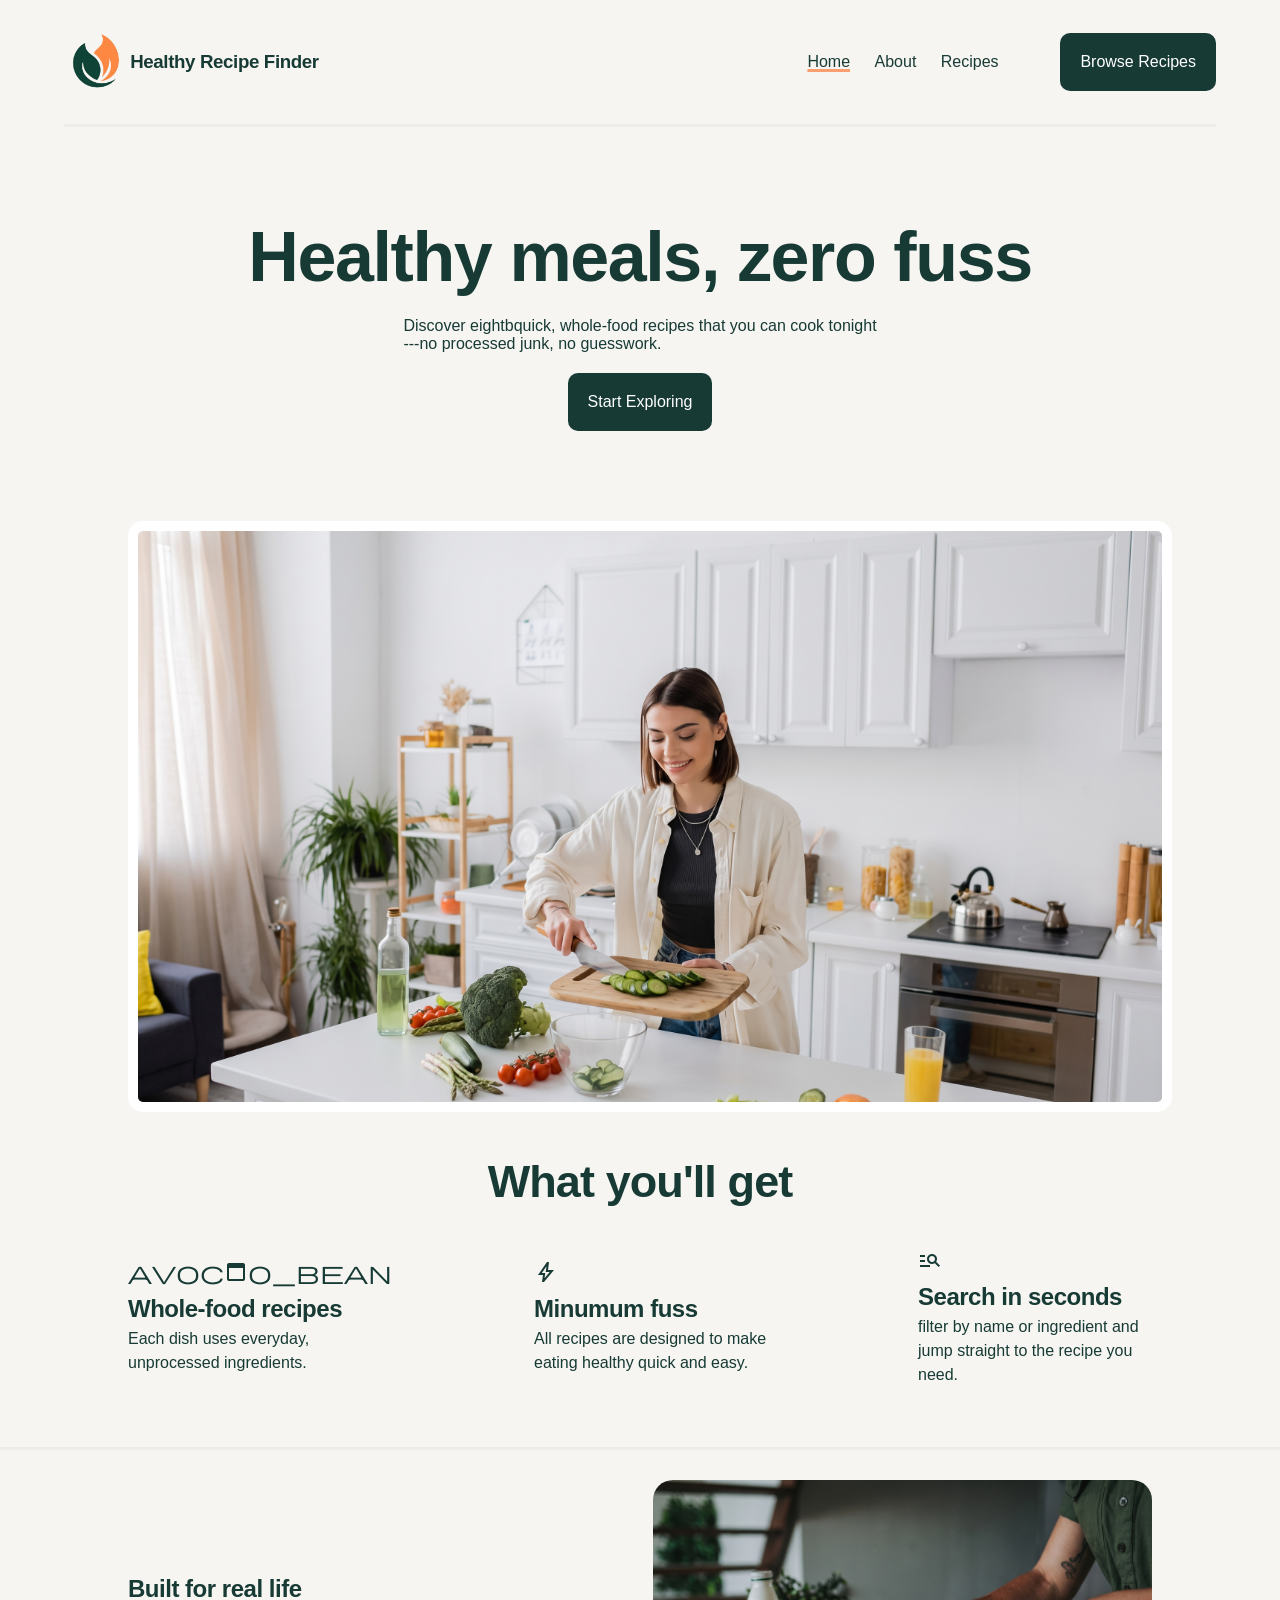
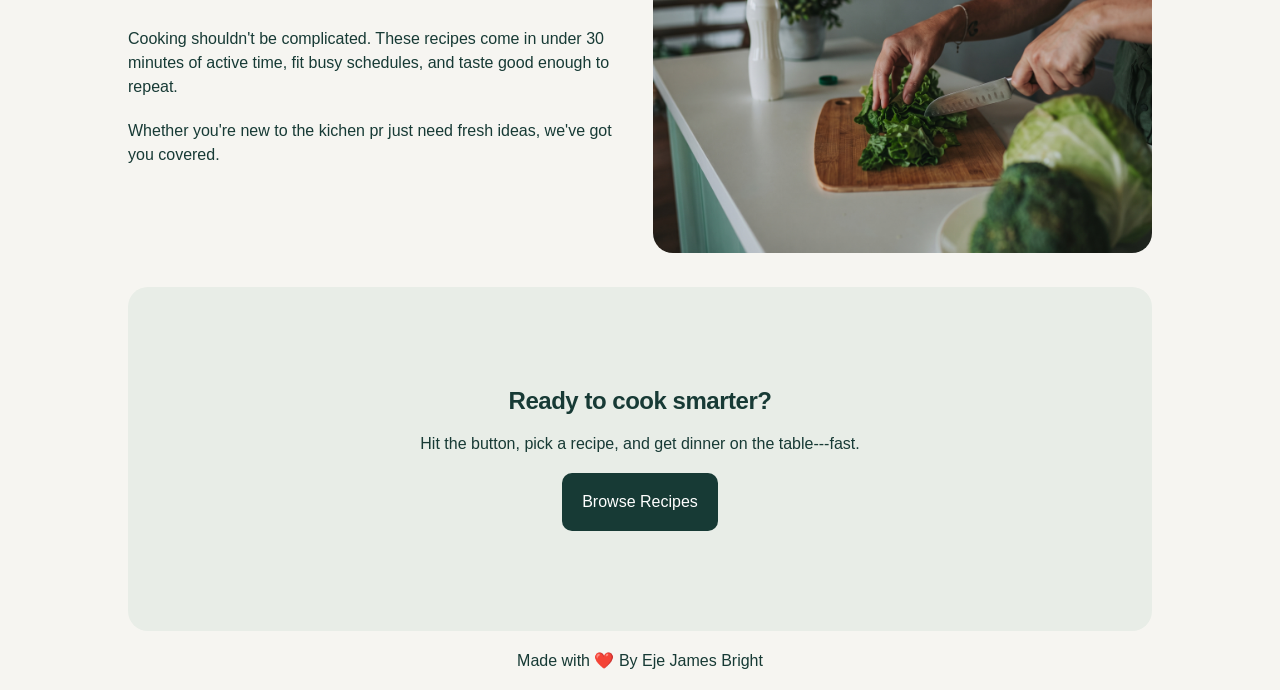
<file: index.html>
<!DOCTYPE html>
<html lang="en">
<head>
    <meta charset="UTF-8">
    <meta name="viewport" content="width=device-width, initial-scale=1.0">
    <title>Healthy Recipe Finder</title>
    <link rel="stylesheet" href="style.css">
    <link rel="stylesheet" href="https://fonts.googleapis.com/css2?family=Material+Symbols+Outlined" />

    <link rel="preconnect" href="https://fonts.googleapis.com">
    <link rel="preconnect" href="https://fonts.gstatic.com" crossorigin>
    <link href="https://fonts.googleapis.com/css2?family=Outfit:wght@400;500;600;700;800&display=swap" rel="stylesheet">
</head>
<body>
<div class="container">
    <header>
        <div class="header-logo"><a class="home" href="index.html"><img src="./images/logo_for_healthy_recipe-removebg-preview.png" alt="Healthy Recipe Finder logo">
            <h3>Healthy Recipe Finder</h3>
        </a> 
        </div>
        <nav>
            <ul>
                <li><a class="home" href="index.html">Home</a></li>
                <li><a href="#about-us">About</a></li>
                <li><a href="recipe.html">Recipes</a></li>
            </ul>
        </nav>
        <div class="header-btn">
            <button class="btn"> <a href="recipe.html">Browse Recipes</a> </button>
        </div>

        <div class="hamburger-menu">
            <span class="material-symbols-outlined">menu</span>
        </div>

    </header>

    <main>
        <div class="main-text">
            <h1>Healthy meals, zero fuss</h1>
            <p>Discover eightbquick, whole-food recipes that you can cook tonight <br>---no processed junk, no guesswork.</p>

            <button class="btn">  <a href="recipe.html">Start Exploring</a></button>
        </div>
        <div class="main-img">
            <img src="./images/main-hero.jpeg" alt="lady cooking">
        </div>
        <div class="main-get">
            <div class="get-text">
                <h1>What you'll get</h1>
            </div>
            <div class="get-info">
                <div class="get-infos">
                    <span class="material-symbols-outlined"> avocado_bean</span>

                    <h2>Whole-food recipes</h2>

                    <p>Each dish uses everyday, unprocessed ingredients.</p>
                </div>
                <div class="get-infos">

                    <span class="material-symbols-outlined"> bolt </span> 

                    <h2>Minumum fuss</h2>

                    <p>All recipes are designed to make eating healthy quick and easy.</p>
                </div>
                <div class="get-infos">

                    <span class="material-symbols-outlined"> manage_search </span>

                    <h2>Search in seconds</h2>

                    <p>filter by name or ingredient and jump straight to the recipe you need.</p>
                </div>
            </div>
        </div>
    </main>

    <section id="about-us" class="built">

        <div class="built-info">
            <div class="built-text">
                <h1>Built for real life</h1>

                <p>Cooking shouldn't be complicated. These recipes come in under 30 minutes of active time, fit busy schedules, and  taste good enough to repeat. </p>

                <p>Whether you're new to the kichen pr just need fresh ideas, we've got you covered.</p>

            </div>
            <div class="built-img">
                <img src="./images/main hero2.jpeg" alt="cutting">
            </div>
        </div>

    </section>

    <section class="ready">
        <div class="ready-text">
            <h1>Ready to cook smarter?</h1>

            <p>Hit the button, pick a recipe, and get dinner on the table---fast.</p>

            <button class="btn">
                  <a href="recipe.html">Browse Recipes</a>
            </button>
        </div>

    </section>

    <footer>
        <div class="footer-container">
              <div class="footer-text"><p>Made with ❤️ By Eje James Bright</p></div>
        </div>
    </footer>
      
</div>
    
</body>
</html>
</file>
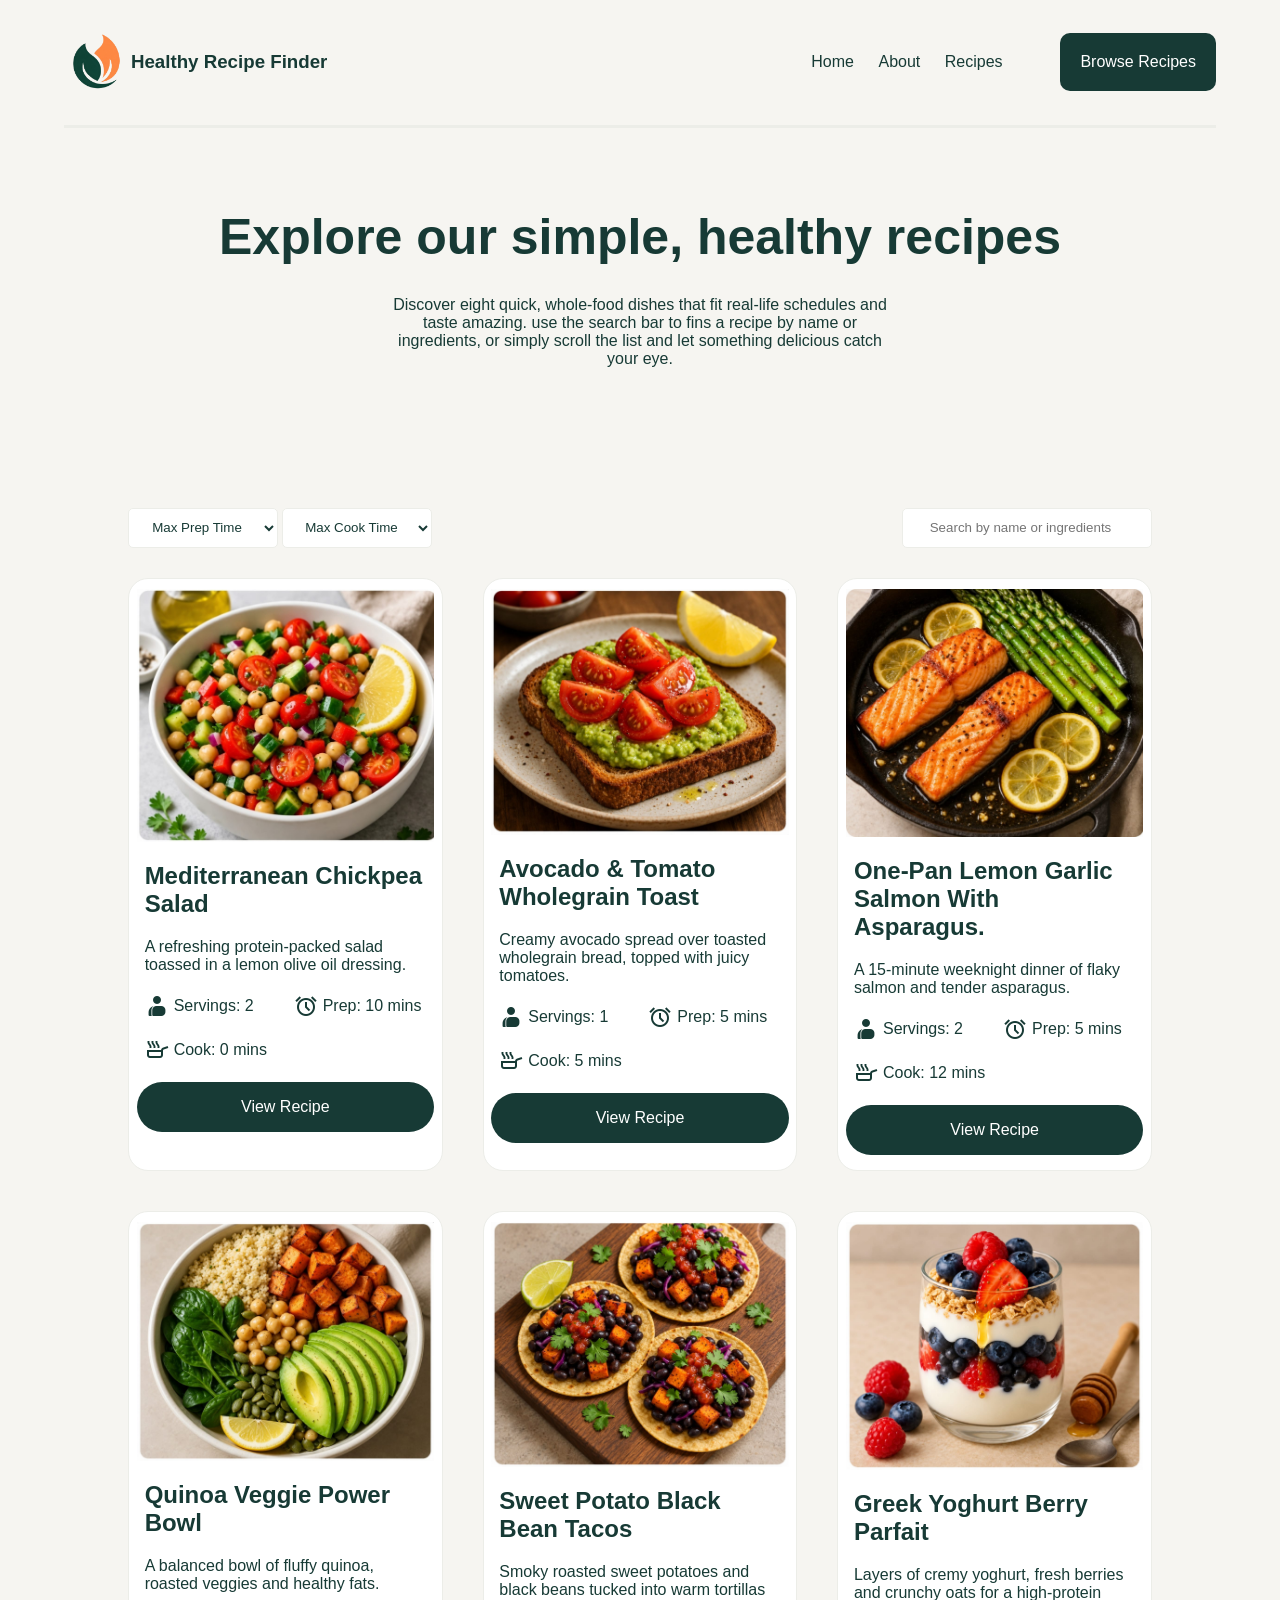
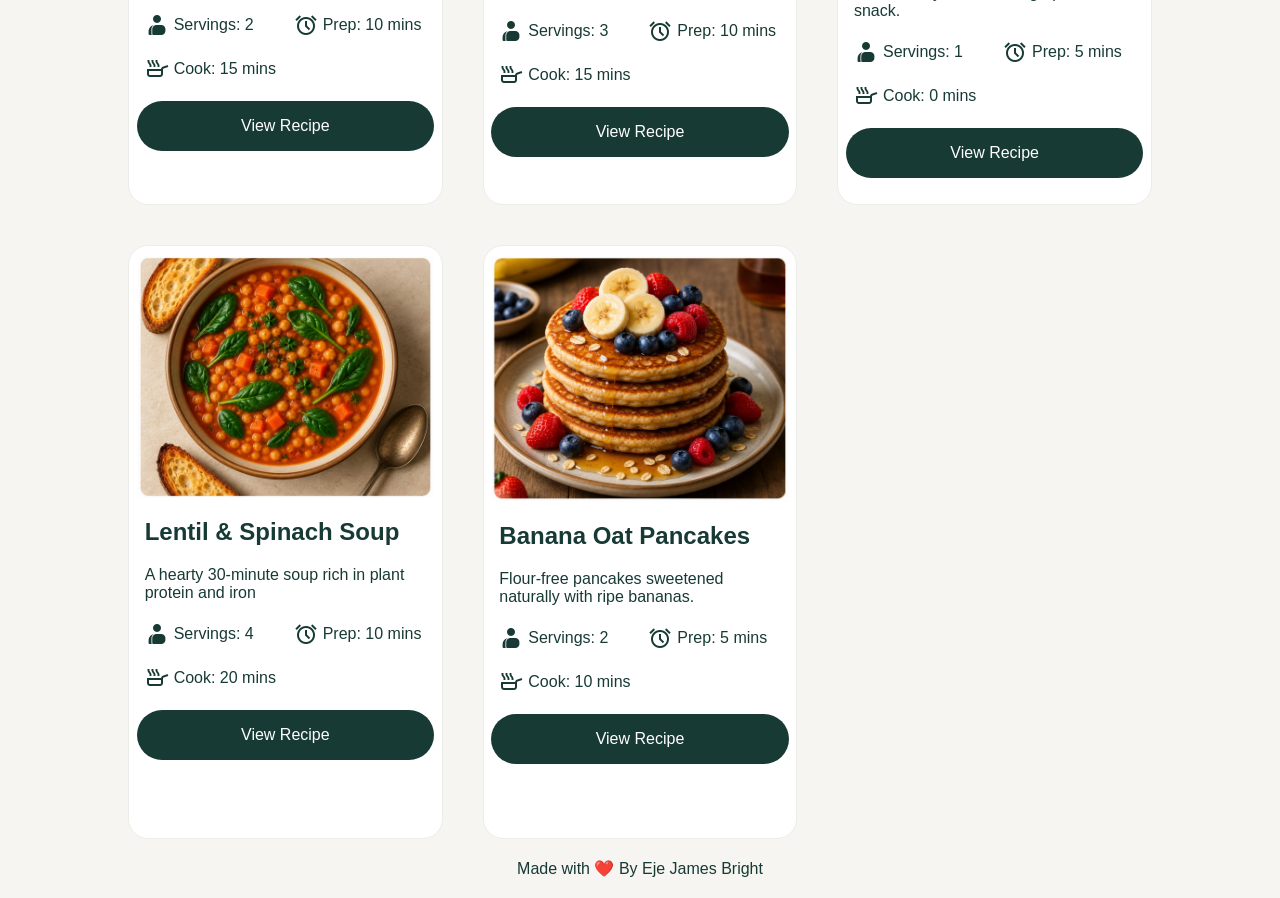
<file: recipe.html>
<!DOCTYPE html>
<html lang="en">
<head>
    <meta charset="UTF-8">
    <meta name="viewport" content="width=device-width, initial-scale=1.0">
    <title>Recipes</title>
   <link rel="stylesheet" href="https://fonts.googleapis.com/css2?family=Material+Symbols+Outlined" />

   <link rel="stylesheet" href="recipe.css">
</head>
<body>
    <div class="container">
        <header>
             <div class="header-logo">
                 <a class="home" href="index.html"><img src="./images/logo_for_healthy_recipe-removebg-preview.png" alt="Healthy Recipe Finder logo">
            <h3>Healthy Recipe Finder</h3>
        </a> 
             </div>
             <nav>
                    <ul>
                         <li><a class="home" href="index.html">Home</a></li>
                         <li><a href="index.html#about-us">About</a></li>
                         <li><a href="recipe.html">Recipes</a></li>
                    </ul>
             </nav>
             <div class="header-btn">
                    <button class="btn">
                        <a href="recipe.html">Browse Recipes</a>
                    </button>
             </div>

             <div class="hamburger-menu">
                <span class="material-symbols-outlined">menu</span>
             </div>

        </header>

        <div class="recipe-container">
            <div class="recipe-text"><h1>Explore our simple, healthy recipes</h1>
            
            <p>
                Discover eight quick, whole-food dishes that fit real-life schedules and taste amazing. use the search bar to fins a recipe by name or ingredients, or simply scroll the list and let something delicious catch your eye.
            </p></div>

            <div class="recipe-selects">
                <div class="recipe-select">
                    <select name="time" id=""><option value="Max Prep Time">Max Prep Time</option></select>

                     <select name="time" id=""><option value="Max Cook Time">Max Cook Time</option></select>
                </div>

                <div class="recipe-search">
                    <input type="search" placeholder="Search by name or ingredients">
                </div>

            </div>

            <div class="recipes-card">
                <div class="card">
                    <div class="card-img">
                        <img src="./images/recipe one.jpeg" alt="">
                    </div>

                    <div class="card-text">
                        <h2>Mediterranean Chickpea Salad</h2>

                        <p>A refreshing protein-packed salad toassed in a lemon olive oil dressing.</p>
                    </div>

                    <div class="card-icon">
                        <div class="icon"><span class="material-symbols-outlined">contacts_product</span> <p>Servings: 2</p></div>

                        <div class="icon"><span class="material-symbols-outlined">alarm</span> <p>Prep: 10 mins</p></div>
                    </div>

                    <div class="card-icon2">
                        <div class="icon"><span class="material-symbols-outlined">skillet</span> <p>Cook: 0 mins</p></div>
                    </div>

                    <div class="card-btn"><button>View Recipe</button></div>

                </div>

                <div class="card">
                    <div class="card-img">
                        <img src="./images/tomato bread.jpeg" alt="">
                    </div>

                    <div class="card-text">
                        <h2>Avocado & Tomato Wholegrain Toast</h2>

                        <p>Creamy avocado spread over toasted wholegrain bread, topped with juicy tomatoes.</p>
                    </div>

                    <div class="card-icon">
                        <div class="icon"><span class="material-symbols-outlined">contacts_product</span> <p>Servings: 1</p></div>

                        <div class="icon"><span class="material-symbols-outlined">alarm</span> <p>Prep: 5 mins</p></div>
                    </div>

                    <div class="card-icon2">
                        <div class="icon"><span class="material-symbols-outlined">skillet</span> <p>Cook: 5 mins</p></div>
                    </div>

                    <div class="card-btn"><button>View Recipe</button></div>

                </div>

                <div class="card">
                    <div class="card-img">
                        <img src="./images/lemon garlic.jpeg" alt="">
                    </div>

                    <div class="card-text">
                        <h2>One-Pan Lemon Garlic Salmon With Asparagus.</h2>

                        <p>A 15-minute weeknight dinner of flaky salmon and tender asparagus.</p>
                    </div>

                    <div class="card-icon">
                        <div class="icon"><span class="material-symbols-outlined">contacts_product</span> <p>Servings: 2</p></div>

                        <div class="icon"><span class="material-symbols-outlined">alarm</span> <p>Prep: 5 mins</p></div>
                    </div>

                    <div class="card-icon2">
                        <div class="icon"><span class="material-symbols-outlined">skillet</span> <p>Cook: 12 mins</p></div>
                    </div>

                    <div class="card-btn"><button>View Recipe</button></div>

                </div>

                <div class="card">
                    <div class="card-img">
                        <img src="./images/veggie bowl.jpeg" alt="">
                    </div>

                    <div class="card-text">
                        <h2>Quinoa Veggie Power Bowl</h2>

                        <p>A balanced bowl of fluffy quinoa, roasted veggies and healthy fats.</p>
                    </div>

                    <div class="card-icon">
                        <div class="icon"><span class="material-symbols-outlined">contacts_product</span> <p>Servings: 2</p></div>

                        <div class="icon"><span class="material-symbols-outlined">alarm</span> <p>Prep: 10 mins</p></div>
                    </div>

                    <div class="card-icon2">
                        <div class="icon"><span class="material-symbols-outlined">skillet</span> <p>Cook: 15 mins</p></div>
                    </div>

                    <div class="card-btn"><button>View Recipe</button></div>

                </div>

                <div class="card">
                    <div class="card-img">
                        <img src="./images/potato black.jpeg" alt="">
                    </div>

                    <div class="card-text">
                        <h2>Sweet Potato Black Bean Tacos</h2>

                        <p>Smoky roasted sweet potatoes and black beans tucked into warm tortillas</p>
                    </div>

                    <div class="card-icon">
                        <div class="icon"><span class="material-symbols-outlined">contacts_product</span> <p>Servings: 3</p></div>

                        <div class="icon"><span class="material-symbols-outlined">alarm</span> <p>Prep: 10 mins</p></div>
                    </div>

                    <div class="card-icon2">
                        <div class="icon"><span class="material-symbols-outlined">skillet</span> <p>Cook: 15 mins</p></div>
                    </div>

                    <div class="card-btn"><button>View Recipe</button></div>

                </div>

                <div class="card">
                    <div class="card-img">
                        <img src="./images/greek yoghurt.jpeg" alt="">
                    </div>

                    <div class="card-text">
                        <h2>Greek Yoghurt Berry Parfait</h2>

                        <p>Layers of cremy yoghurt, fresh berries and crunchy oats for a high-protein snack.</p>
                    </div>

                    <div class="card-icon">
                        <div class="icon"><span class="material-symbols-outlined">contacts_product</span> <p>Servings: 1</p></div>

                        <div class="icon"><span class="material-symbols-outlined">alarm</span> <p>Prep: 5 mins</p></div>
                    </div>

                    <div class="card-icon2">
                        <div class="icon"><span class="material-symbols-outlined">skillet</span> <p>Cook: 0 mins</p></div>
                    </div>

                    <div class="card-btn"><button>View Recipe</button></div>

                </div>

                <div class="card">
                    <div class="card-img">
                        <img src="./images/lentil.jpeg" alt="">
                    </div>

                    <div class="card-text">
                        <h2>Lentil & Spinach Soup</h2>

                        <p>A hearty 30-minute soup rich in plant protein and iron</p>
                    </div>

                    <div class="card-icon">
                        <div class="icon"><span class="material-symbols-outlined">contacts_product</span> <p>Servings: 4</p></div>

                        <div class="icon"><span class="material-symbols-outlined">alarm</span> <p>Prep: 10 mins</p></div>
                    </div>

                    <div class="card-icon2">
                        <div class="icon"><span class="material-symbols-outlined">skillet</span> <p>Cook: 20 mins</p></div>
                    </div>

                    <div class="card-btn"><button>View Recipe</button></div>

                </div>

                <div class="card">
                    <div class="card-img">
                        <img src="./images/banana pancakes.jpeg" alt="">
                    </div>

                    <div class="card-text">
                        <h2>Banana Oat Pancakes</h2>

                        <p>Flour-free pancakes sweetened naturally with ripe bananas.</p>
                    </div>

                    <div class="card-icon">
                        <div class="icon"><span class="material-symbols-outlined">contacts_product</span> <p>Servings: 2</p></div>

                        <div class="icon"><span class="material-symbols-outlined">alarm</span> <p>Prep: 5 mins</p></div>
                    </div>

                    <div class="card-icon2">
                        <div class="icon"><span class="material-symbols-outlined">skillet</span> <p>Cook: 10 mins</p></div>
                    </div>

                    <div class="card-btn"><button>View Recipe</button></div>

                </div>
            </div>
                

        </div>

    <footer>
        <div class="footer-container">
              <div class="footer-text"><p>Made with ❤️ By Eje James Bright</p></div>
        </div>
    </footer>
    </div>
    
</body>
</html>
</file>
<file: style.css>
*{
    margin: 0;
    padding: 0;
     font-family: "Heebo", sans-serif;
    color: #173A35;
}

h1, h2, h3 {
  font-weight: 700; 
  letter-spacing: -0.02em;
}
.container{
    width: 100%;
    display: flex;
    flex-direction: column;
    justify-content: center;
    align-items: center;
    background-color: #F6F5F1;
}


/* ############ Header style ########### */

header{
    display: flex;
    width: 90%;
    padding: 25px 0;
    justify-content: space-between;
    align-items: center;
    border-bottom: solid 3px #ECEDE8;
    color: #173A35;
   
}

.header-logo{
    display: flex;
    justify-content: flex-start;
    align-items: center;
}

.header-logo img{
    width: 10%;
}

.header-logo a{
    display: flex;
    text-decoration:none;
    justify-content: flex-start;
    align-items: center;
}


nav{
    display: flex;
    text-decoration: none;
}

nav ul li{
    list-style-type: none;
    display: inline-block;
    padding-left: 20px;


}

nav ul li a{
    text-decoration: none;
    color: #173A35;
}

.hamburger-menu{
    display: none !important;
}
.home{
    text-decoration: underline 3px #FA9F6F;
}



.btn{
    padding: 20px;
    border-radius: 10px;
    border: none;
    background-color: #173A35;
    color: #ffff;
    font-size: 16px;
}

.btn a{
    color: #fff;
    text-decoration: none;
}

main{
    display: flex;
    flex-direction: column;
    justify-content: center;
    align-items: center;
    color: #173A35;
    border-bottom: solid 3px #ECEDE8;
}

.main-text{
display: flex;
flex-direction: column;
justify-content: center;
align-items: center;
gap: 20px;
padding: 90px 0;
    
}

.main-text h1{
    font-size: 70px;
    font-weight: 700;
}

.main-img{
    width: 80%;
}

.main-img img{
    width: 100%;
    border: solid 10px #ffff;
    border-radius: 15px;
}

.main-get{
    width: 80%;
    display: flex;
    flex-direction: column;
    justify-content: center;
    align-items: center;
    gap: 20px;
    padding: 40px 0;
}
.get-info{
    width: 100%;
    display: flex;
    justify-content: center;
    align-items: center;
    gap: 150px;
    padding: 20px 0;
}

.get-infos{
    width: 25%;
    line-height: 1.5;
}

.get-text h1{
    font-size: 45px;

}

.built{
    width: 100%;
    display: flex;
    justify-content: center;

}

.built-info{
    width: 80%;
    display: flex;
    flex-direction: row;
    justify-content: center;
    gap: 25px;
    padding: 30px;
}

.built-text{
    width: 50%;
    padding: 30px 0;
    line-height: 1.5;
    display: flex;
    justify-content: center;
    flex-direction: column;
    gap: 20px;
    /* margin-top: 70px; */
}

.built-img{
    width: 50%;
}

.built-img img{
    width: 100%;
    border-radius: 20px;
}

.ready{
    width: 100%;
    display: flex;
    justify-content: center;
    align-items: center;
}

.ready-text{
    width: 80%;
    background-color: #E8EDE7;
    display: flex;
    flex-direction: column;
    justify-content: center;
    align-items: center;
    gap: 20px;
    border-radius: 20px;
    padding: 100px 0;
}

footer{
    width: 100%;
    padding: 20px 0;
    display: flex;
    justify-content: center;
}

.footer-container{
    width: 80%;
    text-align: center;

}

@media(max-width: 1023px){
    nav, .header-btn{
        display: none !important;
    }
    .hamburger-menu{
    display: flex !important;
    }

    .main-text {
    display: flex;
    flex-direction: column;
    justify-content: center;
    align-items: flex-start; 
    text-align: left;       
    gap: 10px;
    padding: 50px 0;
    width: 90%;              
}

.main-text h1{
    font-size: 65px;
}

.main-img{
    width: 90%;
}

.main-get{
    width: 90%;
    align-items: flex-start;
}
.get-info{
    width: 90%;
    display: flex;
    flex-direction: column;
    justify-content: center;
    align-items: flex-start;
    gap: 60px;
    padding: 40px 0;
}

.get-infos{
    width: 100%;
    line-height: 1.7;
}



.built-info{
    width: 90%;
    display: flex;
    flex-direction: column;
    justify-content: center;
    
}

.built-text{
    width: 100%;
}

.built-img{
    width:100%;
}

.built-img img{
    width: 100%;
    
}

.ready-text{
    width: 90%;
    text-align: center;
}


}

@media (max-width: 768px) {
    .ready-text{
        font-size: 20px;
        text-align: center;
        padding: 50px 0;
}


}
</file>
<file: recipe.css>
*{
   margin: 0;
   padding: 0;
   font-family: "Heebo", sans-serif;
    color: #173A35;
}

.container{
    background-color: #F6F5F1;
    display: flex;
    flex-direction: column;
    justify-content: center;
    align-items: center;
}

/* ############ Header style ########### */

header{
    display: flex;
    width: 90%;
    padding: 25px 0;
    justify-content: space-between;
    align-items: center;
    border-bottom: solid 3px #ECEDE8;
    color: #173A35;
   
}

.header-logo{
    display: flex;
    justify-content: flex-start;
    align-items: center;
}

.header-logo img{
    width: 10%;
}

.header-logo a{
    display: flex;
    text-decoration:none;
    justify-content: flex-start;
    align-items: center;
}

nav{
    display: flex;
    text-decoration: none;
}

nav ul li{
    list-style-type: none;
    display: inline-block;
    padding-left: 20px;


}

nav ul li a{
    text-decoration: none;
    color: #173A35;
}

.hamburger-menu{
    display: none !important;
}
.recipe-txt{
    text-decoration: underline 3px #FA9F6F;
}



.btn{
    padding: 20px;
    border-radius: 10px;
    border: none;
    background-color: #173A35;
    color: #ffff;
    font-size: 16px;
}

.btn a{
    color: #fff;
    text-decoration: none;
}

.recipe-container{
    display: flex;
    justify-content: center;
    align-items: center;
    flex-direction: column;
}

.recipe-text{
    display: flex;
    justify-content: center;
    align-items: center;
    flex-direction: column;
    padding: 80px 0;
}

.recipe-text h1{
    font-size: 50px;
}

.recipe-text p{
    width: 40%;
    text-align: center;
    padding: 30px 0;
}

.recipe-selects{
    width: 80%;
    display: flex;
    justify-content: space-between;
    align-items: center;
    padding: 30px;
}

.recipe-select select{
    width: 150px;
    height: 40px;
    text-align: center;
    border-radius: 5px;
    border: solid 1px #ECEDE8;
    background-color: #ffff;
}

.recipe-search input{
    width: 250px;
    height: 40px;
    text-align: center;
    border-radius: 5px;
    border: solid 1px #ECEDE8;

}

.recipes-card{
    width: 80%;
    display: grid;
    grid-template-columns: repeat(3, 1fr);
    grid-template-rows: repeat(3, 1fr);
    gap: 40px;

}

.card{
    background-color: #fff;
    display: flex;
    flex-direction: column;
    justify-content: flex-start;
    align-items: center;
    gap: 20px;
    border-radius: 20px;
    border: solid 1px #ECEDE8;
}

.card-img{
    display: flex;
    justify-content: center;
    align-items: center;
    padding-top: 10px;
}

.card-img img{
    width: 95%;
}

.card-text{
    width: 90%;
    display: flex;
    flex-direction: column;
    gap: 20px;
    
}

.card-icon{
    width: 90%;
    display: flex;
    gap: 40px;
    align-items: center;
}

.card-icon2 {
    width: 90%;
    display: flex;
    justify-content: flex-start;
}

.icon{
    display: flex;
    justify-content: flex-start;
    align-items: center;
    gap: 5px;
}

.card-btn{
    width: 95%;
    padding-bottom: 15px;
}

.card-btn button{
    width: 100%;
    background-color: #173A35;
    color: #ffff;
    border: none;
    border-radius: 40px;
    padding: 16px 0;
    font-size: 16px;

}

footer{
    width: 100%;
    padding: 20px 0;
    display: flex;
    justify-content: center;
}

.footer-container{
    width: 80%;
    text-align: center;

}

@media(max-width: 1023px){
    nav, .header-btn{
        display: none !important;
    }
    .hamburger-menu{
    display: flex !important;
    }

    .recipes-card{
    width: 80%;
    display: grid;
    grid-template-columns: repeat(2, 1fr);
    grid-template-rows: repeat(4, 1fr);
    gap: 40px;

}



}

@media (max-width: 768px) {
   .recipes-card{
    width: 80%;
    display: grid;
    grid-template-columns: repeat(1, 1fr);
    grid-template-rows: repeat(4, 1fr);
    gap: 40px;

}

.recipe-text{
    display: flex;
    justify-content: center;
    align-items: center;
    flex-direction: column;
    padding: 80px 0;
    text-align: center;
}

.recipe-text h1{
    font-size: 40px;
}

.recipe-text p{
    width: 80%;
    text-align: center;
    padding: 30px 0;
}

.recipe-selects{
    width: 80%;
    display: flex;
    flex-direction: column;
    justify-content: space-between;
    align-items: center;
    padding: 30px;
    gap: 10px;
}

}
</file>
